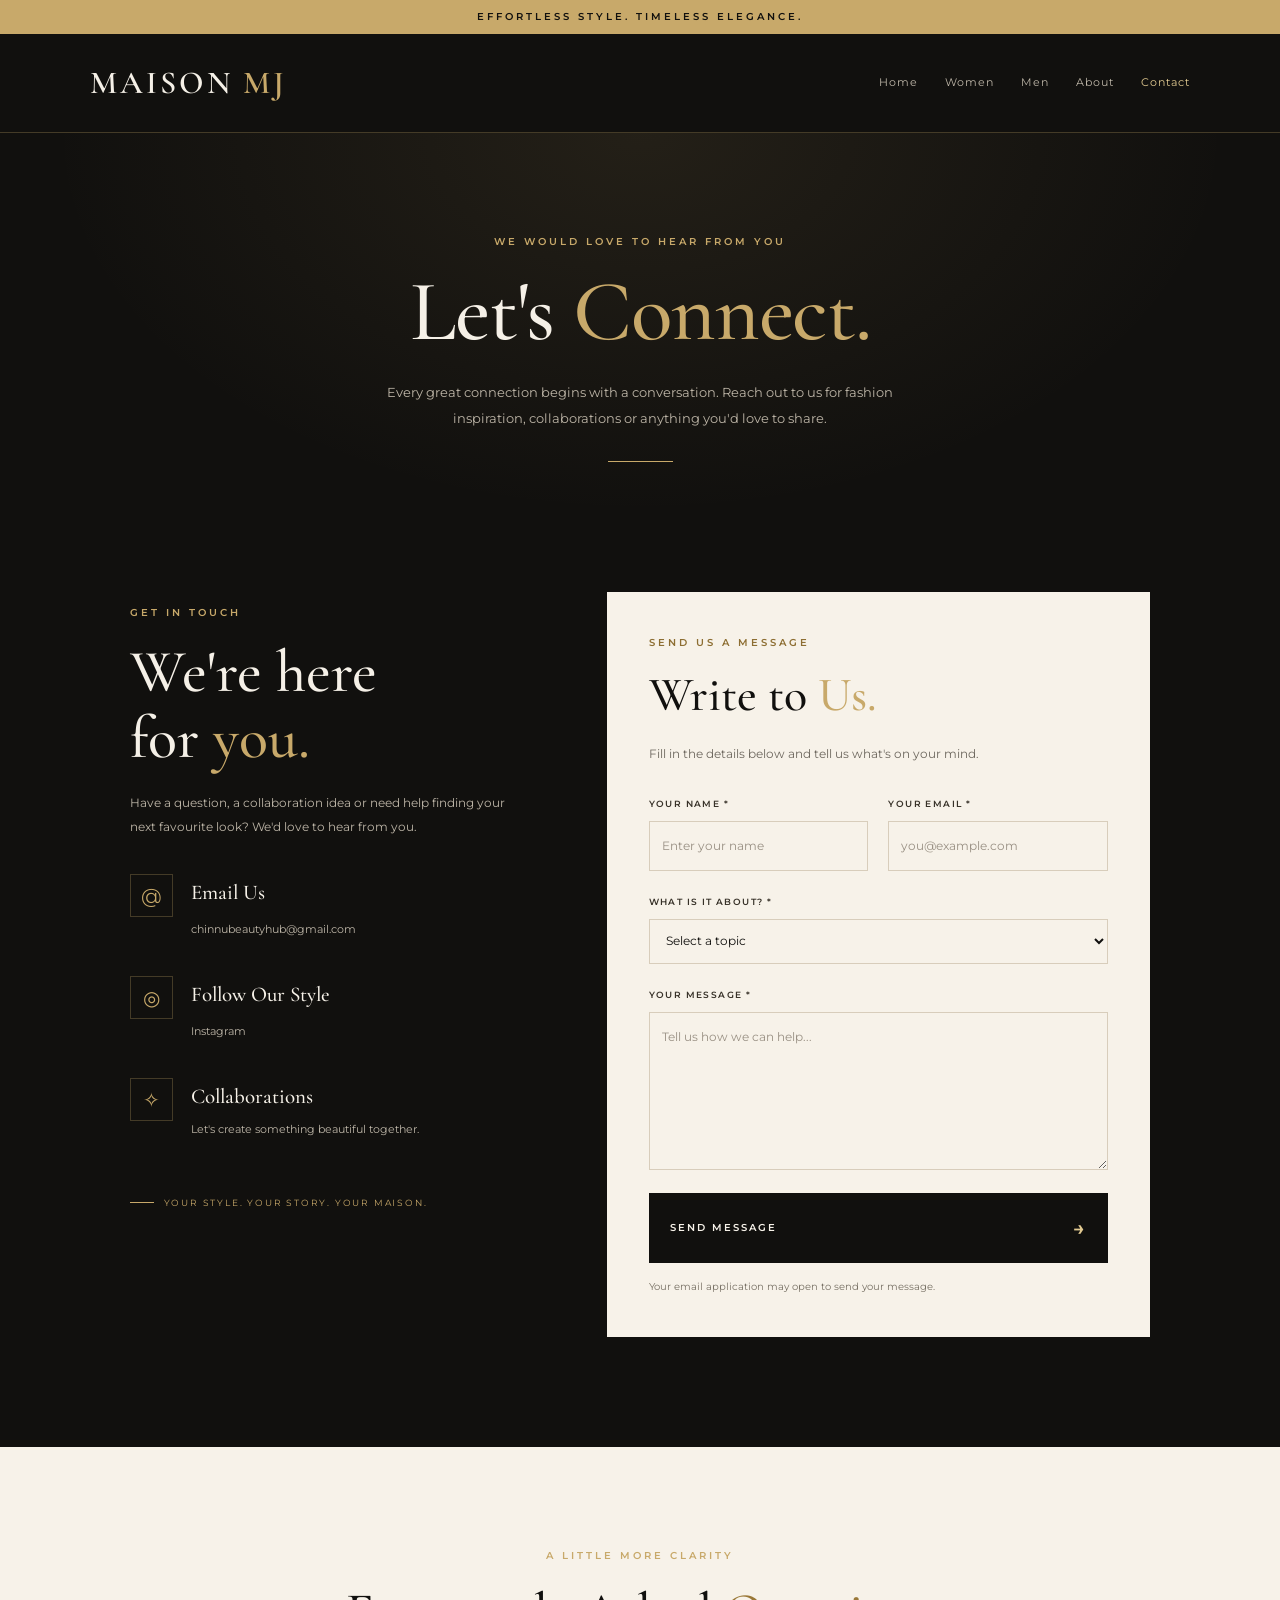
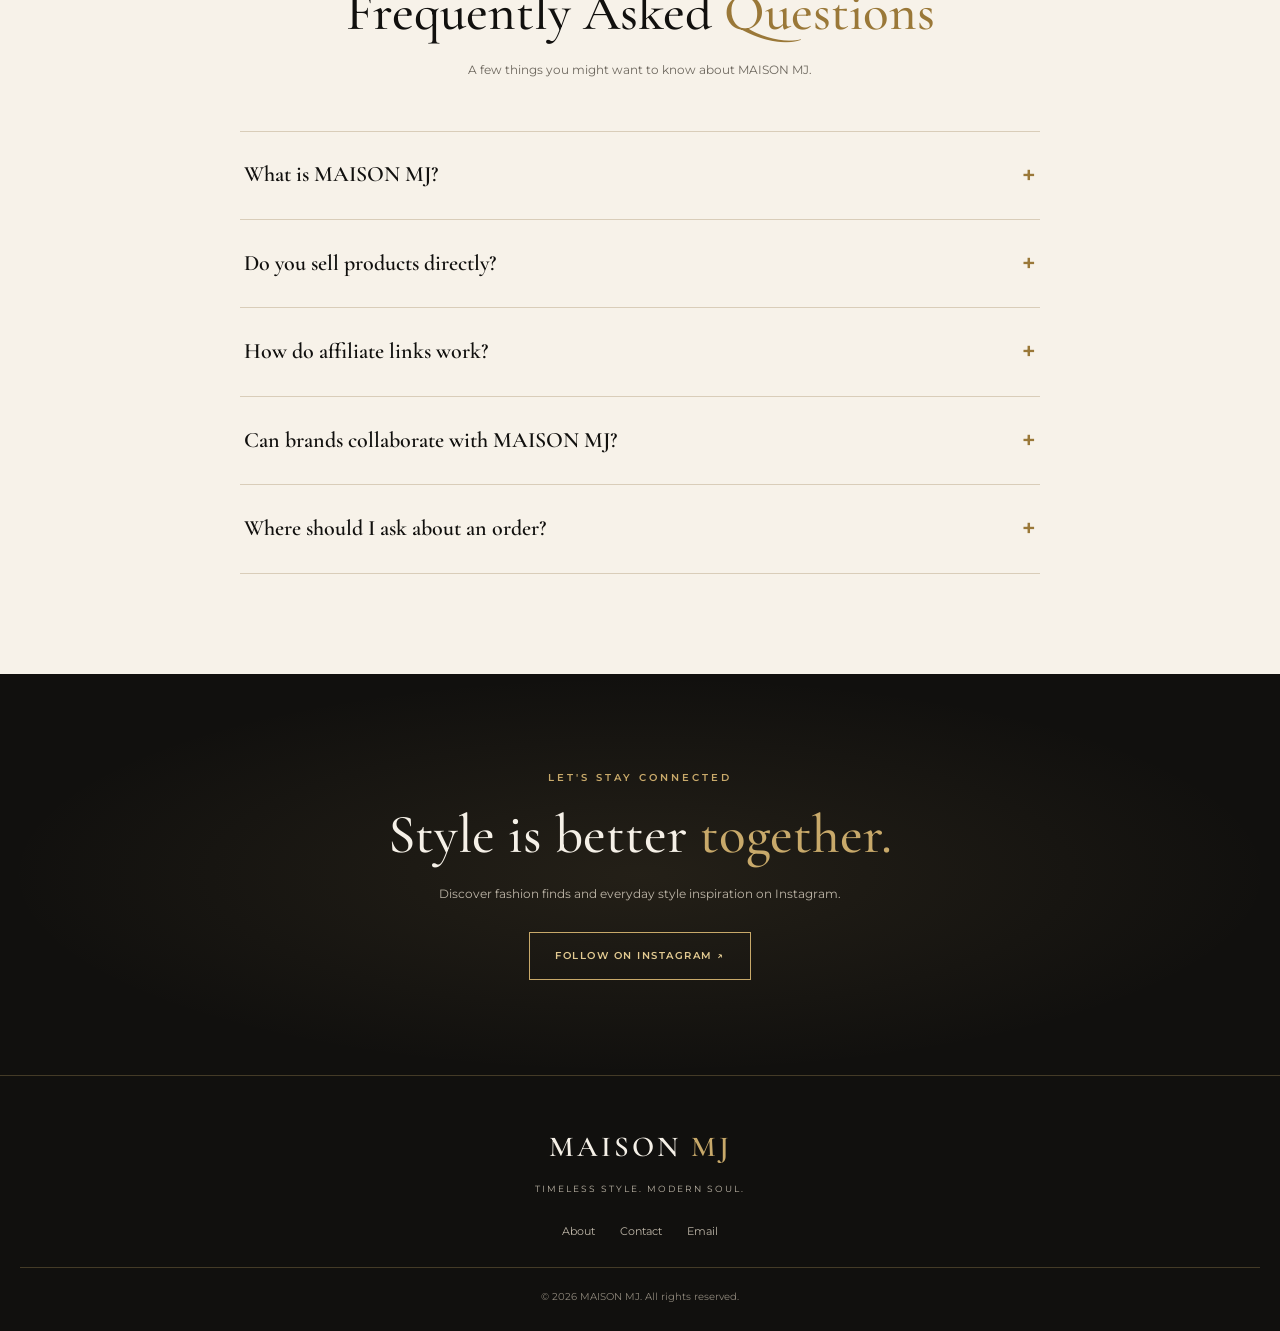
<file: contact.html>
<!DOCTYPE html>
<html lang="en">
<head>
    <meta charset="UTF-8">
    <meta name="viewport" content="width=device-width, initial-scale=1.0">

    <title>Contact Us | MAISON MJ</title>

    <meta name="description"
          content="Contact MAISON MJ for fashion inspiration, brand collaborations, product recommendations and general enquiries.">

    <link rel="preconnect" href="https://fonts.googleapis.com">
    <link rel="preconnect" href="https://fonts.gstatic.com" crossorigin>

    <link href="https://fonts.googleapis.com/css2?family=Cormorant+Garamond:wght@400;500;600;700&family=Montserrat:wght@300;400;500;600&display=swap"
          rel="stylesheet">

    <link rel="stylesheet" href="contact.css">
</head>

<body>

    <!-- Announcement Bar -->
    <div class="announcement">
        EFFORTLESS STYLE. TIMELESS ELEGANCE.
    </div>

    <!-- Header -->
    <header class="header">
        <a href="index.html" class="logo">MAISON <span>MJ</span></a>

        <nav class="navbar">
            <a href="index.html">Home</a>
            <a href="women.html">Women</a>
            <a href="men.html">Men</a>
            <a href="about.html">About</a>
            <a href="contact.html" class="active">Contact</a>
        </nav>
    </header>

    <main>

        <!-- Hero Section -->
        <section class="hero">
            <p class="eyebrow">WE WOULD LOVE TO HEAR FROM YOU</p>

            <h1>Let's <span>Connect.</span></h1>

            <p class="hero-description">
                Every great connection begins with a conversation.
                Reach out to us for fashion inspiration, collaborations
                or anything you'd love to share.
            </p>

            <div class="gold-line"></div>
        </section>

        <!-- Contact Section -->
        <section class="contact-section">

            <div class="contact-info">

                <p class="eyebrow">GET IN TOUCH</p>

                <h2>We're here<br>for <span>you.</span></h2>

                <p class="info-description">
                    Have a question, a collaboration idea or need help
                    finding your next favourite look? We'd love to hear
                    from you.
                </p>

                <!-- Email -->
                <div class="contact-item">
                    <div class="contact-icon">@</div>

                    <div>
                        <h3>Email Us</h3>
                        <a href="mailto:perlapatimary@gmail.com">
                            chinnubeautyhub@gmail.com
                        </a>
                    </div>
                </div>

                <!-- Instagram -->
                <div class="contact-item">
                    <div class="contact-icon">◎</div>

                    <div>
                        <h3>Follow Our Style</h3>
                        <a href="https://www.instagram.com/cutedailyfindsgirls/"
                           target="_blank"
                           rel="noopener noreferrer">
                            Instagram
                        </a>
                    </div>
                </div>

                <!-- Collaboration -->
                <div class="contact-item">
                    <div class="contact-icon">✧</div>

                    <div>
                        <h3>Collaborations</h3>
                        <p>Let's create something beautiful together.</p>
                    </div>
                </div>

                <div class="social-note">
                    <span></span>
                    YOUR STYLE. YOUR STORY. YOUR MAISON.
                </div>

            </div>

            <!-- Contact Form -->
            <div class="form-container">

                <p class="eyebrow">SEND US A MESSAGE</p>

                <h2>Write to <span>Us.</span></h2>

                <p class="form-description">
                    Fill in the details below and tell us what's on your mind.
                </p>

                <form action="mailto:perlapatimary@gmail.com"
                      method="post"
                      enctype="text/plain">

                    <div class="form-row">

                        <div class="form-group">
                            <label for="name">YOUR NAME *</label>

                            <input type="text"
                                   id="name"
                                   name="Name"
                                   placeholder="Enter your name"
                                   required>
                        </div>

                        <div class="form-group">
                            <label for="email">YOUR EMAIL *</label>

                            <input type="email"
                                   id="email"
                                   name="Reply Email"
                                   placeholder="you@example.com"
                                   required>
                        </div>

                    </div>

                    <div class="form-group">
                        <label for="subject">WHAT IS IT ABOUT? *</label>

                        <select id="subject" name="Subject" required>
                            <option value="" disabled selected>
                                Select a topic
                            </option>

                            <option value="General Enquiry">
                                General Enquiry
                            </option>

                            <option value="Brand Collaboration">
                                Brand Collaboration
                            </option>

                            <option value="Product Question">
                                Product Question
                            </option>

                            <option value="Fashion Recommendation">
                                Fashion Recommendation
                            </option>

                            <option value="Other">
                                Other
                            </option>
                        </select>
                    </div>

                    <div class="form-group">
                        <label for="message">YOUR MESSAGE *</label>

                        <textarea id="message"
                                  name="Message"
                                  rows="6"
                                  placeholder="Tell us how we can help..."
                                  required></textarea>
                    </div>

                    <button type="submit" class="submit-btn">
                        SEND MESSAGE <span>→</span>
                    </button>

                    <p class="form-note">
                        Your email application may open to send your message.
                    </p>

                </form>

            </div>

        </section>

        <!-- FAQ Section -->
        <section class="faq-section">

            <div class="faq-heading">
                <p class="eyebrow">A LITTLE MORE CLARITY</p>

                <h2>Frequently Asked <span>Questions</span></h2>

                <p>
                    A few things you might want to know about MAISON MJ.
                </p>
            </div>

            <div class="faq-list">

                <details class="faq-item">
                    <summary>
                        What is MAISON MJ?
                        <span class="plus">+</span>
                    </summary>

                    <p>
                        MAISON MJ is a fashion inspiration platform
                        celebrating timeless style, outfit ideas and
                        carefully selected fashion finds.
                    </p>
                </details>

                <details class="faq-item">
                    <summary>
                        Do you sell products directly?
                        <span class="plus">+</span>
                    </summary>

                    <p>
                        MAISON MJ focuses on fashion inspiration and
                        affiliate product recommendations. Product
                        purchases may take place on third-party websites.
                    </p>
                </details>

                <details class="faq-item">
                    <summary>
                        How do affiliate links work?
                        <span class="plus">+</span>
                    </summary>

                    <p>
                        Some links may be affiliate links. If you purchase
                        through an eligible link, MAISON MJ may earn a
                        commission at no additional cost to you.
                    </p>
                </details>

                <details class="faq-item">
                    <summary>
                        Can brands collaborate with MAISON MJ?
                        <span class="plus">+</span>
                    </summary>

                    <p>
                        Yes! Brands and creators can contact us by email
                        to discuss relevant collaborations and partnerships.
                    </p>
                </details>

                <details class="faq-item">
                    <summary>
                        Where should I ask about an order?
                        <span class="plus">+</span>
                    </summary>

                    <p>
                        If you purchased through a third-party retailer,
                        please contact that retailer directly for order
                        tracking, returns, refunds and delivery support.
                    </p>
                </details>

            </div>

        </section>

        <!-- Instagram CTA -->
        <section class="instagram-section">

            <p class="eyebrow">LET'S STAY CONNECTED</p>

            <h2>Style is better <span>together.</span></h2>

            <p>
                Discover fashion finds and everyday style inspiration
                on Instagram.
            </p>

            <a href="https://www.instagram.com/cutedailyfindsgirls/"
               target="_blank"
               rel="noopener noreferrer"
               class="instagram-btn">
                FOLLOW ON INSTAGRAM ↗
            </a>

        </section>

    </main>

    <!-- Footer -->
    <footer class="footer">

        <a href="index.html" class="footer-logo">
            MAISON <span>MJ</span>
        </a>

        <p>TIMELESS STYLE. MODERN SOUL.</p>

        <div class="footer-links">
            <a href="about.html">About</a>
            <a href="contact.html">Contact</a>
            <a href="mailto:chinnubeautyhub@gmail.com">Email</a>
        </div>

        <p class="copyright">
            &copy; 2026 MAISON MJ. All rights reserved.
        </p>

    </footer>

</body>
</html>
</file>
<file: contact.css>
/* =====================================
   MAISON MJ - CONTACT PAGE
   Luxury Black, Gold & Cream Theme
===================================== */

:root {
    --black: #11100e;
    --black-soft: #191714;
    --gold: #c8a96a;
    --gold-light: #e2ca91;
    --cream: #f7f2e9;
    --cream-dark: #e9dfcf;
    --text: #f5f0e7;
    --muted: #bdb5a7;
    --border: rgba(200, 169, 106, 0.28);
}

* {
    margin: 0;
    padding: 0;
    box-sizing: border-box;
}

html {
    scroll-behavior: smooth;
}

body {
    background: var(--black);
    color: var(--text);
    font-family: 'Montserrat', sans-serif;
    font-size: 14px;
    line-height: 1.8;
}

a {
    color: inherit;
    text-decoration: none;
}

button,
input,
select,
textarea {
    font: inherit;
}

/* Announcement */

.announcement {
    padding: 8px 15px;
    background: var(--gold);
    color: var(--black);
    text-align: center;
    font-size: 10px;
    font-weight: 600;
    letter-spacing: 3px;
}

/* Header */

.header {
    min-height: 90px;
    padding: 20px 7%;
    display: flex;
    align-items: center;
    justify-content: space-between;
    gap: 25px;
    border-bottom: 1px solid var(--border);
}

.logo,
.footer-logo {
    font-family: 'Cormorant Garamond', serif;
    font-size: 32px;
    font-weight: 600;
    letter-spacing: 3px;
    white-space: nowrap;
}

.logo span,
.footer-logo span {
    color: var(--gold);
}

.navbar {
    display: flex;
    align-items: center;
    justify-content: flex-end;
    gap: 27px;
    flex-wrap: wrap;
}

.navbar a {
    color: var(--muted);
    font-size: 11px;
    letter-spacing: 1px;
    transition: color 0.3s ease;
}

.navbar a:hover,
.navbar a.active {
    color: var(--gold-light);
}

/* Shared typography */

.eyebrow {
    color: var(--gold);
    font-size: 10px;
    font-weight: 600;
    letter-spacing: 3px;
    line-height: 1.8;
}

h1,
h2,
h3 {
    font-family: 'Cormorant Garamond', serif;
    font-weight: 500;
}

h1 span,
h2 span {
    color: var(--gold);
}

/* Hero */

.hero {
    padding: 100px 20px 85px;
    text-align: center;
    background:
        radial-gradient(
            ellipse at top,
            rgba(200, 169, 106, 0.10),
            transparent 65%
        );
}

.hero h1 {
    margin: 14px 0 20px;
    font-size: clamp(52px, 7vw, 86px);
    line-height: 1.1;
    letter-spacing: -1px;
}

.hero-description {
    max-width: 580px;
    margin: 0 auto;
    color: var(--muted);
    font-size: 13px;
    line-height: 2;
}

.gold-line {
    width: 65px;
    height: 1px;
    margin: 30px auto 0;
    background: var(--gold);
}

/* Contact layout */

.contact-section {
    display: grid;
    grid-template-columns: 0.85fr 1.15fr;
    gap: 75px;
    max-width: 1200px;
    margin: 0 auto;
    padding: 45px 7% 110px;
}

.contact-info {
    padding-top: 12px;
}

.contact-info h2,
.form-container h2 {
    margin: 17px 0 20px;
    font-size: clamp(42px, 5vw, 60px);
    line-height: 1.1;
}

.info-description,
.form-description {
    color: var(--muted);
    font-size: 12px;
    line-height: 2;
}

.contact-item {
    display: flex;
    align-items: flex-start;
    gap: 18px;
    margin-top: 35px;
}

.contact-icon {
    width: 43px;
    height: 43px;
    flex-shrink: 0;
    display: grid;
    place-items: center;
    border: 1px solid var(--border);
    color: var(--gold);
    font-size: 20px;
}

.contact-item h3 {
    margin-bottom: 4px;
    color: var(--cream);
    font-size: 21px;
}

.contact-item a,
.contact-item p {
    color: var(--muted);
    font-size: 11px;
    overflow-wrap: anywhere;
}

.contact-item a {
    transition: color 0.3s ease;
}

.contact-item a:hover {
    color: var(--gold-light);
}

.social-note {
    display: flex;
    align-items: center;
    gap: 10px;
    margin-top: 55px;
    color: var(--gold);
    font-size: 9px;
    letter-spacing: 1.8px;
}

.social-note span {
    width: 24px;
    height: 1px;
    background: var(--gold);
}

/* Form */

.form-container {
    padding: 42px;
    background: var(--cream);
    color: var(--black);
}

.form-container .eyebrow {
    color: #8d6e32;
}

.form-container h2 {
    font-size: 48px;
}

.form-description {
    margin-bottom: 30px;
    color: #6d675e;
}

.form-row {
    display: grid;
    grid-template-columns: 1fr 1fr;
    gap: 20px;
}

.form-group {
    display: flex;
    flex-direction: column;
    margin-bottom: 23px;
}

.form-group label {
    margin-bottom: 9px;
    color: #373128;
    font-size: 9px;
    font-weight: 600;
    letter-spacing: 1.4px;
}

.form-group input,
.form-group select,
.form-group textarea {
    width: 100%;
    padding: 13px 12px;
    border: 1px solid #d8cdbb;
    border-radius: 0;
    outline: none;
    background: transparent;
    color: var(--black);
    font-size: 12px;
    transition: border-color 0.3s ease;
}

.form-group input:focus,
.form-group select:focus,
.form-group textarea:focus {
    border-color: #9a7838;
}

.form-group input::placeholder,
.form-group textarea::placeholder {
    color: #999084;
}

.form-group select {
    cursor: pointer;
}

.form-group select option {
    color: var(--black);
    background: var(--cream);
}

.form-group textarea {
    resize: vertical;
    min-height: 140px;
}

.submit-btn {
    width: 100%;
    padding: 16px 20px;
    display: flex;
    justify-content: space-between;
    align-items: center;
    border: 1px solid var(--black);
    background: var(--black);
    color: var(--cream);
    cursor: pointer;
    font-size: 10px;
    font-weight: 600;
    letter-spacing: 2px;
    transition: background 0.3s ease, color 0.3s ease;
}

.submit-btn span {
    color: var(--gold-light);
    font-size: 20px;
}

.submit-btn:hover {
    background: var(--gold);
    color: var(--black);
}

.submit-btn:hover span {
    color: var(--black);
}

.form-note {
    margin-top: 15px;
    color: #777064;
    font-size: 10px;
    line-height: 1.7;
}

/* FAQ */

.faq-section {
    padding: 100px 7%;
    background: var(--cream);
    color: var(--black);
}

.faq-heading {
    max-width: 720px;
    margin: 0 auto 50px;
    text-align: center;
}

.faq-heading h2 {
    margin: 14px 0;
    font-size: clamp(36px, 5vw, 53px);
    line-height: 1.25;
}

.faq-heading h2 span {
    color: #9a7838;
}

.faq-heading > p:last-child {
    color: #6d675e;
    font-size: 12px;
}

.faq-list {
    max-width: 800px;
    margin: 0 auto;
}

.faq-item {
    border-bottom: 1px solid #d9cdb9;
}

.faq-item:first-child {
    border-top: 1px solid #d9cdb9;
}

.faq-item summary {
    display: flex;
    align-items: center;
    justify-content: space-between;
    gap: 20px;
    padding: 23px 4px;
    cursor: pointer;
    list-style: none;
    font-family: 'Cormorant Garamond', serif;
    font-size: 22px;
    font-weight: 600;
}

.faq-item summary::-webkit-details-marker {
    display: none;
}

.plus {
    color: #9a7838;
    font-family: 'Montserrat', sans-serif;
    font-size: 23px;
    transition: transform 0.3s ease;
}

.faq-item[open] .plus {
    transform: rotate(45deg);
}

.faq-item > p {
    max-width: 700px;
    padding: 0 35px 25px 4px;
    color: #6d675e;
    font-size: 12px;
    line-height: 2;
}

/* Instagram section */

.instagram-section {
    padding: 95px 20px;
    text-align: center;
    background:
        radial-gradient(
            ellipse at center,
            rgba(200, 169, 106, 0.10),
            transparent 70%
        );
}

.instagram-section h2 {
    margin: 15px 0;
    font-size: clamp(38px, 5vw, 55px);
    line-height: 1.2;
}

.instagram-section > p:not(.eyebrow) {
    max-width: 500px;
    margin: 0 auto 28px;
    color: var(--muted);
    font-size: 12px;
}

.instagram-btn {
    display: inline-block;
    padding: 14px 25px;
    border: 1px solid var(--gold);
    color: var(--gold-light);
    font-size: 10px;
    font-weight: 600;
    letter-spacing: 1.5px;
    transition: all 0.3s ease;
}

.instagram-btn:hover {
    background: var(--gold);
    color: var(--black);
}

/* Footer */

.footer {
    padding: 45px 20px 25px;
    border-top: 1px solid var(--border);
    text-align: center;
}

.footer-logo {
    display: inline-block;
    font-size: 29px;
}

.footer > p:not(.copyright) {
    margin-top: 8px;
    color: var(--muted);
    font-size: 9px;
    letter-spacing: 2px;
}

.footer-links {
    display: flex;
    justify-content: center;
    gap: 25px;
    margin: 25px 0;
}

.footer-links a {
    color: var(--muted);
    font-size: 11px;
}

.footer-links a:hover {
    color: var(--gold);
}

.copyright {
    padding-top: 20px;
    border-top: 1px solid var(--border);
    color: #8e877b;
    font-size: 10px;
}

/* Tablet */

@media (max-width: 900px) {
    .header {
        flex-direction: column;
        justify-content: center;
        padding: 22px 5%;
    }

    .navbar {
        justify-content: center;
        gap: 18px;
    }

    .contact-section {
        grid-template-columns: 1fr;
        gap: 55px;
        padding: 35px 6% 80px;
    }

    .contact-info {
        max-width: 600px;
    }

    .social-note {
        margin-top: 35px;
    }
}

/* Mobile */

@media (max-width: 550px) {
    body {
        font-size: 13px;
    }

    .announcement {
        font-size: 8px;
        letter-spacing: 1.5px;
    }

    .logo {
        font-size: 28px;
    }

    .navbar {
        gap: 12px 18px;
    }

    .navbar a {
        font-size: 10px;
    }

    .hero {
        padding: 75px 22px 60px;
    }

    .hero h1 {
        font-size: 53px;
    }

    .hero-description {
        font-size: 12px;
    }

    .contact-section {
        padding: 25px 20px 65px;
        gap: 45px;
    }

    .contact-info h2 {
        font-size: 49px;
    }

    .form-container {
        padding: 25px 19px;
    }

    .form-container h2 {
        font-size: 42px;
    }

    .form-row {
        grid-template-columns: 1fr;
        gap: 0;
    }

    .faq-section {
        padding: 70px 22px;
    }

    .faq-heading h2 {
        font-size: 37px;
    }

    .faq-item summary {
        font-size: 20px;
    }

    .instagram-section {
        padding: 70px 20px;
    }

    .instagram-section h2 {
        font-size: 39px;
    }

    .footer-links {
        gap: 18px;
    }
}
</file>
